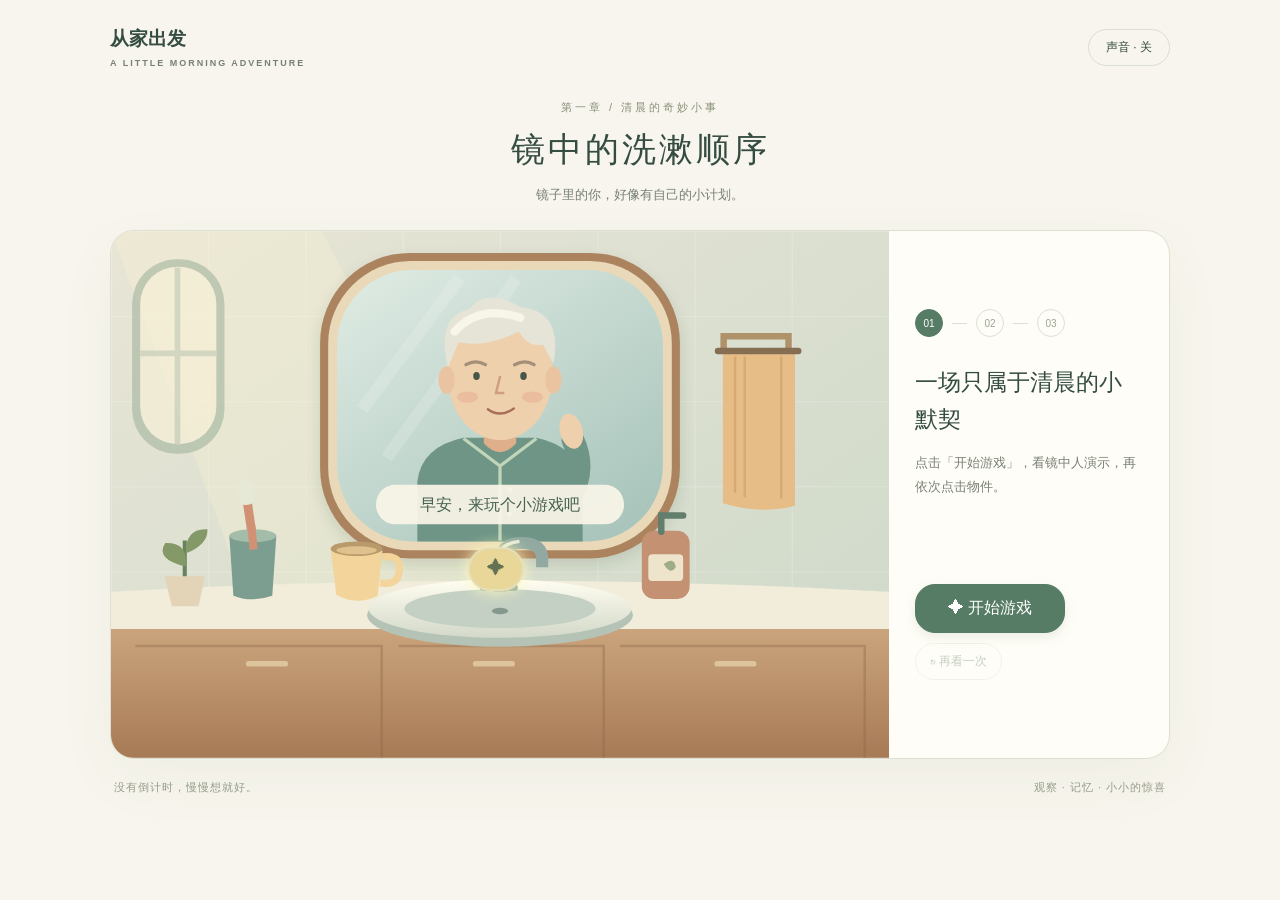
<file: index.html>
<!doctype html>
<html lang="zh-CN"><head><meta charset="utf-8"><meta name="viewport" content="width=device-width,initial-scale=1"><title>从家出发 · 镜中的洗漱顺序</title><link rel="stylesheet" href="style.css?v=2"></head>
<body><main>
<header><a href="./">从家出发<span> A LITTLE MORNING ADVENTURE</span></a><button id="sound" aria-pressed="false" aria-label="开启声音">声音 · 关</button></header>
<section class="intro"><p class="eyebrow">第一章 / 清晨的奇妙小事</p><h1>镜中的洗漱顺序</h1><p>镜子里的你，好像有自己的小计划。</p></section>
<section class="game" aria-label="盥洗台记忆游戏">
<div class="scene" id="scene">
<svg viewBox="0 0 960 650" role="img" aria-label="清晨的洗手间，镜中是一位穿着绿色睡衣的老人，台面有牙刷、水杯、洗手液，右侧挂着毛巾">
<defs><linearGradient id="wall" x2="1" y2="1"><stop stop-color="#e8e5d6"/><stop offset="1" stop-color="#cdd9c9"/></linearGradient><linearGradient id="glass" x2=".8" y2="1"><stop stop-color="#e0ece4"/><stop offset="1" stop-color="#a9c5bc"/></linearGradient><linearGradient id="wood" x2="0" y2="1"><stop stop-color="#caa47c"/><stop offset="1" stop-color="#a77a56"/></linearGradient><linearGradient id="ceramic" x2="0" y2="1"><stop stop-color="#fffdf1"/><stop offset="1" stop-color="#d3d9c9"/></linearGradient><filter id="shadow"><feDropShadow dx="0" dy="7" stdDeviation="8" flood-color="#384638" flood-opacity=".14"/></filter><pattern id="tiles" width="120" height="105" patternUnits="userSpaceOnUse"><path d="M120 0H0V105" fill="none" stroke="#fff" stroke-opacity=".26" stroke-width="2"/></pattern></defs>
<rect width="960" height="650" fill="url(#wall)"/><rect width="960" height="650" fill="url(#tiles)"/><path d="M0 0H260L600 650H240Z" fill="#fff5ce" opacity=".23"/>
<g opacity=".65"><rect x="26" y="35" width="114" height="240" rx="55" fill="#a7b8a2"/><rect x="36" y="44" width="94" height="219" rx="46" fill="#f7f0d6"/><path d="M82 45V263M36 151H130" stroke="#c7cfb9" stroke-width="7"/></g>
<g filter="url(#shadow)"><rect x="258" y="27" width="444" height="377" rx="111" fill="#ab845f"/><rect x="268" y="37" width="424" height="357" rx="102" fill="#ead9b8"/><rect x="279" y="48" width="402" height="335" rx="93" fill="url(#glass)"/></g>
<path d="M310 220L430 58M340 280L500 59" stroke="#fff" stroke-width="15" opacity=".16"/>
<g id="person"><path d="M378 383V309Q383 266 435 255H525Q576 266 582 309V383" fill="#6e9586"/><path d="M435 256L480 290L525 256M480 290V382" fill="none" stroke="#c1d5ba" stroke-width="4"/><circle cx="492" cy="319" r="3" fill="#d8ddbc"/><circle cx="492" cy="349" r="3" fill="#d8ddbc"/><path d="M460 231V262Q480 284 500 262V231" fill="#dfaf8b"/><ellipse cx="480" cy="177" rx="65" ry="81" fill="#efd0ad"/><ellipse cx="414" cy="184" rx="10" ry="17" fill="#eac3a0"/><ellipse cx="546" cy="184" rx="10" ry="17" fill="#eac3a0"/><path d="M416 168Q400 105 443 96Q461 69 506 94Q558 99 546 164L533 140Q516 145 503 124Q462 145 429 137Z" fill="#e6e4d7"/><path d="M424 124Q455 90 505 107" fill="none" stroke="#f8f5e9" stroke-width="10" stroke-linecap="round"/><path d="M438 165Q450 158 462 165M498 165Q511 158 522 165" fill="none" stroke="#a58f78" stroke-width="4" stroke-linecap="round"/><g id="eyes" fill="#48554a"><ellipse cx="451" cy="179" rx="4" ry="5"/><ellipse cx="509" cy="179" rx="4" ry="5"/></g><path d="M480 180L475 200H484" fill="none" stroke="#cf9f80" stroke-width="3" stroke-linecap="round"/><path id="smile" d="M465 220Q480 231 497 219" fill="none" stroke="#a66f59" stroke-width="3" stroke-linecap="round"/><g fill="#e7aa91" opacity=".5"><ellipse cx="440" cy="205" rx="13" ry="7"/><ellipse cx="520" cy="205" rx="13" ry="7"/></g><g id="hand"><path d="M560 339Q589 299 570 258" stroke="#6e9586" stroke-width="28" fill="none" stroke-linecap="round"/><ellipse cx="568" cy="247" rx="14" ry="22" fill="#efd0ad" transform="rotate(-15 568 247)"/></g></g>
<g id="held-items" pointer-events="none"><use class="held" id="held-brush" href="#art-brush" transform="translate(455 30) scale(.55)"/><use class="held" id="held-cup" href="#art-cup" transform="translate(400 20) scale(.55)"/><use class="held" id="held-soap" href="#art-soap" transform="translate(200 20) scale(.55)"/><use class="held" id="held-towel" href="#art-towel" transform="translate(160 120) scale(.5)"/></g><g id="mirror-cue"><rect x="327" y="313" width="306" height="49" rx="24" fill="#f9f6e9" fill-opacity=".93"/><text id="cue-text" x="480" y="344" text-anchor="middle" fill="#466251" font-size="20" font-family="sans-serif">早安，来玩个小游戏吧</text></g>
<g id="art-towel"><path d="M756 151V130H836V151" fill="none" stroke="#b0926a" stroke-width="8"/><path d="M755 146H844V339Q801 350 755 336Z" fill="#e6bd86"/><path d="M770 155V323M782 155V329M827 155V330" stroke="#d7aa72" stroke-width="3"/><path d="M749 148H848" stroke="#856e51" stroke-width="8" stroke-linecap="round"/></g>
<path d="M0 445Q480 418 960 445V491H0Z" fill="#f2ecda"/><path d="M0 491H960V650H0Z" fill="url(#wood)"/><path d="M30 512H334V650M355 512H608V650M628 512H930V650" fill="none" stroke="#8c694b" stroke-opacity=".4" stroke-width="3"/><path d="M170 534H215M450 534H495M748 534H793" stroke="#dec49c" stroke-width="7" stroke-linecap="round"/>
<ellipse cx="480" cy="474" rx="164" ry="39" fill="#b5c3b7"/><ellipse cx="480" cy="466" rx="162" ry="36" fill="url(#ceramic)"/><ellipse cx="480" cy="466" rx="118" ry="24" fill="#c4d0c4"/><ellipse cx="480" cy="469" rx="10" ry="4" fill="#85988d"/>
<path d="M480 445V410Q480 385 507 385Q532 385 532 405V415" fill="none" stroke="#91a9a0" stroke-width="15"/><path d="M477 409Q476 386 504 383" fill="none" stroke="#e4e9dc" stroke-width="4"/><path d="M459 440H498" stroke="#829e92" stroke-width="8" stroke-linecap="round"/>
<g id="art-brush"><path d="M176 388L167 326" stroke="#d19175" stroke-width="11" stroke-linecap="round"/><rect x="158" y="306" width="17" height="32" rx="6" fill="#e6e9d5" transform="rotate(-8 166 322)"/><path d="M146 376H204L199 450Q173 459 151 450Z" fill="#7b9e91"/><ellipse cx="175" cy="376" rx="29" ry="8" fill="#a4bcaa"/><path d="M176 393L173 363" stroke="#d19175" stroke-width="10"/></g>
<g id="art-cup"><path d="M271 392Q310 380 335 395L329 450Q303 463 278 449Z" fill="#f3d49a"/><ellipse cx="303" cy="392" rx="32" ry="9" fill="#b99b6b"/><ellipse cx="303" cy="394" rx="25" ry="5" fill="#dec18c"/><path d="M335 402Q363 399 354 427Q349 437 332 434" fill="none" stroke="#f3d49a" stroke-width="9"/></g>
<g id="art-soap"><rect x="655" y="370" width="59" height="84" rx="15" fill="#c49173"/><rect x="663" y="399" width="43" height="33" rx="5" fill="#eee4cb"/><path d="M679 371V351H706" fill="none" stroke="#637e6c" stroke-width="8" stroke-linecap="round"/><path d="M682 411Q695 401 697 415Q690 425 682 411" fill="#9cad88"/></g>
<g><path d="M91 430V382" stroke="#66835e" stroke-width="5"/><path d="M92 414Q54 405 67 385Q96 384 92 414M92 398Q120 387 119 368Q92 366 92 398" fill="#859968"/><path d="M66 426H116L108 463H75Z" fill="#e3d4b7"/></g>
</svg>
<button class="object brush" data-item="brush" aria-label="牙刷"><span>牙刷</span></button><button class="object cup" data-item="cup" aria-label="水杯"><span>水杯</span></button><button class="object soap" data-item="soap" aria-label="洗手液"><span>洗手液</span></button><button class="object towel" data-item="towel" aria-label="毛巾"><span>毛巾</span></button>
<button id="trigger" class="pulse" aria-label="按下镜子按钮，开始记忆挑战"><span>✦</span></button>
<div class="finish" id="finish" hidden><span class="sun">☀</span><p class="eyebrow">清晨的第一份小成就</p><h2>早安，准备出发。</h2><p>你和镜中的自己，默契又多了一点。</p><button id="again">再玩一次</button><a href="https://jeanne500.github.io/from-home-wardrobe-demo/">继续探索 · 衣柜整理 →</a></div>
</div>
<div class="panel"><div class="rounds" aria-label="关卡进度"><span class="current">01</span><i></i><span>02</span><i></i><span>03</span></div><h2 id="title">一场只属于清晨的小默契</h2><p id="message" role="status" aria-live="polite">点击「开始游戏」，看镜中人演示，再依次点击物件。</p><div id="steps" class="steps" aria-label="本轮输入进度"></div><div class="actions"><button id="start">✦ 开始游戏</button><button id="replay" disabled>↻ 再看一次</button><button id="assist" hidden>一起做</button><button id="restart" hidden>重新开始</button></div></div>
</section><footer><span>没有倒计时，慢慢想就好。</span><span>观察 · 记忆 · 小小的惊喜</span></footer>
</main><script src="logic.js?v=2"></script><script src="app.js?v=2"></script></body></html>
</file>
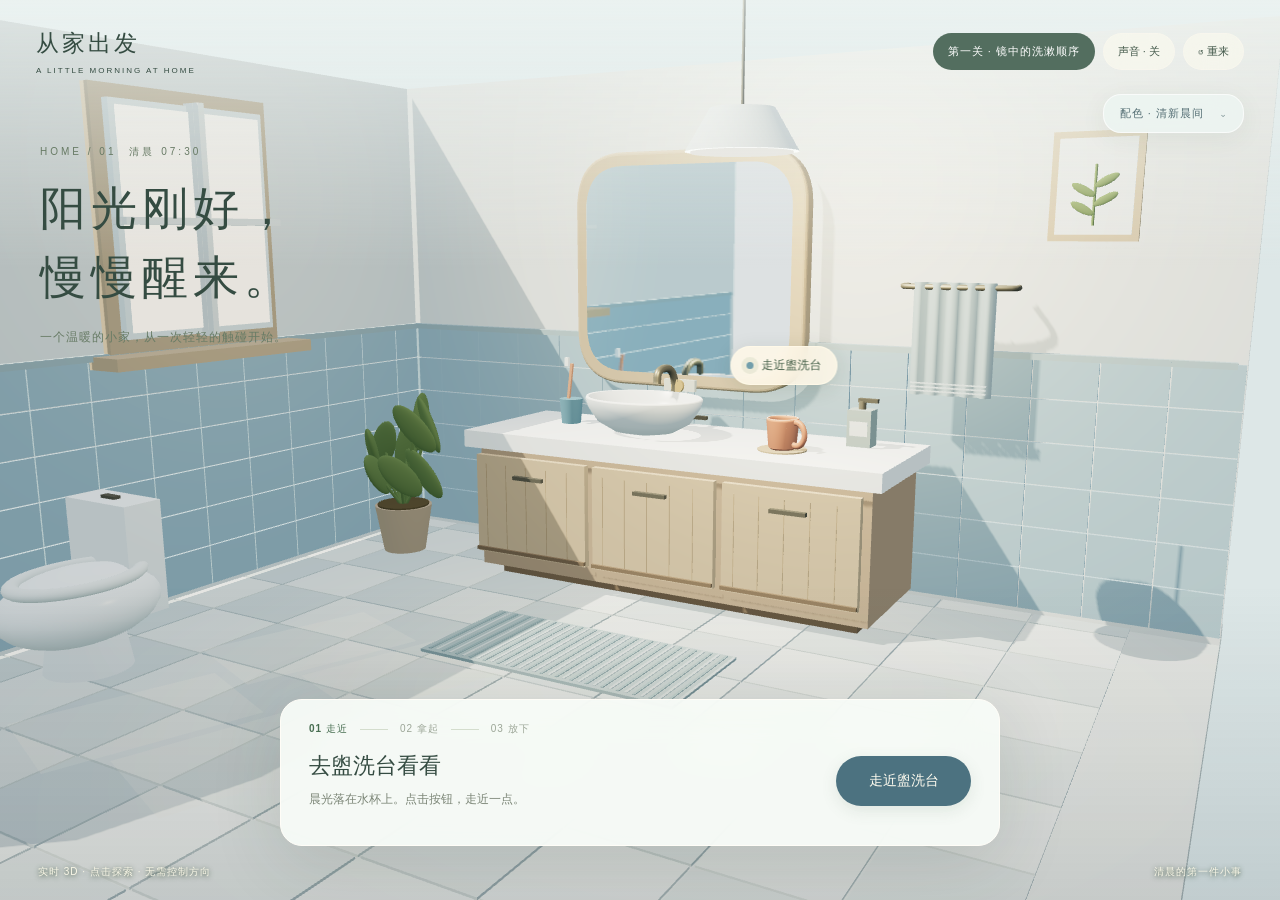
<file: 3d/index.html>
<!doctype html>
<html lang="zh-CN"><head><meta charset="utf-8"><meta name="viewport" content="width=device-width,initial-scale=1"><meta name="theme-color" content="#ece9dc"><title>从家出发 · 镜中的洗漱顺序 · 3D</title><link rel="stylesheet" href="style.css?v=memory1"><script type="importmap">{"imports":{"three":"./vendor/three.module.js"}}</script></head>
<body><div id="world" aria-label="可互动的三维洗手间"></div><div class="vignette"></div>
<header><div class="brand">从家出发<span>A LITTLE MORNING AT HOME</span></div><div class="tools"><span class="tag">第一关 · 镜中的洗漱顺序</span><button id="sound" aria-pressed="false">声音 · 关</button><button id="reset" aria-label="回到洗手间入口">↺ 重来</button></div></header>
<details class="palette-picker"><summary>配色 · 清新晨间</summary><div class="palette-buttons"><button data-palette="A" aria-pressed="true"><span class="swatches warm"><i></i><i></i><i></i></span><b>A</b> 晨光木色</button><button data-palette="B" aria-pressed="false"><span class="swatches fresh"><i></i><i></i><i></i></span><b>B</b> 清新晨间</button></div><p id="palette-note" role="status" aria-live="polite">米白 · 浅木 · 金色晨光</p><div class="cup-picker" aria-label="水杯颜色对比"><span>水杯</span><button data-cup="warm" aria-pressed="true"><i class="clay"></i>暖陶色</button><button data-cup="cool" aria-pressed="false"><i class="blue"></i>原灰蓝</button></div></details><div class="chapter"><p>HOME / 01　清晨 07:30</p><h1>阳光刚好，<br>慢慢醒来。</h1><span>一个温暖的小家，从一次轻轻的触碰开始。</span></div>
<div id="object-labels" aria-label="可点击的洗漱用品"></div>
<button id="hotspot" hidden><span class="dot"></span><span id="hotspot-label">走近盥洗台</span></button>
<section class="card" aria-label="当前互动"><div class="progress" aria-label="体验进度"><span class="active">01 走近</span><i></i><span>02 拿起</span><i></i><span>03 放下</span></div><div class="card-row"><div><h2 id="title">去盥洗台看看</h2><p id="message" role="status" aria-live="polite">晨光落在水杯上。点击按钮，走近一点。</p></div><button id="action" disabled>正在布置小家…</button></div><div id="memory-steps" aria-label="本轮记忆进度" hidden></div><div class="memory-actions"><button id="assist" hidden>一起做</button><button id="leave-memory" hidden>返回洗手间</button></div></section>
<footer><span id="footnote">实时 3D · 点击探索 · 无需控制方向</span><span>清晨的第一件小事</span></footer><div id="loading"><span class="loader"></span><p>让阳光照进来…</p></div>
<script type="module" src="app.js?v=memory1"></script></body></html>
</file>
<file: style.css>
:root{color-scheme:light;--ink:#344c41;--muted:#788074;--cream:#f7f5ed;--green:#567c65}*{box-sizing:border-box}body{margin:0;background:var(--cream);color:var(--ink);font-family:"PingFang SC","Microsoft YaHei",sans-serif}main{max-width:1140px;margin:auto;padding:26px 40px}header{display:flex;justify-content:space-between;align-items:center}header a{color:var(--ink);text-decoration:none;font-size:19px;font-weight:600}header a span{font-size:9px;letter-spacing:2px;display:block;margin-top:6px;color:var(--muted)}button{font:inherit;cursor:pointer;touch-action:manipulation}button:focus-visible,a:focus-visible{outline:3px solid #b7793f;outline-offset:5px}header button{border:1px solid #d9ded2;border-radius:30px;padding:9px 17px;background:transparent;color:var(--ink);font-size:12px}.intro{text-align:center;margin:32px 0 26px}.eyebrow{font-size:11px;letter-spacing:3px;color:#89917a}.intro h1{font-family:"Songti SC","STSong",serif;font-size:34px;font-weight:500;letter-spacing:3px;margin:12px 0}.intro>p:last-child{font-size:13px;color:var(--muted)}.game{border:1px solid #dedfd1;border-radius:24px;overflow:hidden;background:#fffdf7;box-shadow:0 20px 60px #5260440c;display:grid;grid-template-columns:minmax(0,1fr) 280px}.scene{position:relative;overflow:hidden;background:#dce1cf;align-self:stretch;display:flex;align-items:center}.scene svg{width:100%;display:block}.panel{padding:38px 26px;display:flex;flex-direction:column;justify-content:center;align-items:flex-start}.rounds{display:flex;align-items:center;gap:9px;margin-bottom:28px}.rounds span{display:grid;place-items:center;width:28px;height:28px;border:1px solid #dce0d4;border-radius:50%;font-size:10px;color:#9ba492}.rounds span.current{background:#567c65;border-color:#567c65;color:white}.rounds span.done{background:#dce8d7;color:#567c65}.rounds i{height:1px;width:15px;background:#dce0d4}.panel h2{font-family:"Songti SC","STSong",serif;font-weight:500;font-size:23px;line-height:1.6;margin:0 0 12px}.panel p{font-size:13px;line-height:1.9;color:var(--muted);min-height:74px;margin:0}.actions{display:flex;flex-wrap:wrap;gap:10px;margin-top:23px}.actions button{background:transparent;border:1px solid #d6ddcf;color:var(--green);border-radius:20px;padding:9px 14px;font-size:12px}.actions button:disabled{opacity:.35;cursor:default}.actions #restart{border:0;padding-left:0;font-size:11px;color:#8a9181}.steps{display:flex;gap:10px;min-height:16px;margin-top:20px}.steps b{width:10px;height:10px;background:#e7e8dd;border-radius:50%;transition:background .2s}.steps b.filled{background:#729678}.object{position:absolute;border:2px solid transparent;background:transparent;border-radius:16px;transition:background .2s,box-shadow .2s;min-width:44px;min-height:44px}.object span{position:absolute;top:100%;left:50%;transform:translateX(-50%);white-space:nowrap;padding:4px 10px;background:#fffbeded;border-radius:14px;color:#52694e;font-size:11px;opacity:0;transition:opacity .2s}.object:enabled:hover span,.object:focus-visible span,.object.active span{opacity:1}.object:disabled{cursor:default}.object:enabled:hover{background:#fff7d324;border-color:#fff9d578}.object.active{background:#fff2b12e;border-color:#fff6bf;box-shadow:0 0 24px #fff1a9aa}.brush{left:14.8%;top:46%;width:7.5%;height:25%}.cup{left:27.7%;top:58%;width:10%;height:14%}.soap{left:67.3%;top:52%;width:8%;height:20%}.towel{left:77.5%;top:21%;width:12%;height:33%}#trigger{position:absolute;left:46.4%;top:61.3%;width:7.2%;height:5.5%;min-height:28px;border:2px solid #e5dfbc;border-radius:22px;background:#e9d799;color:#657153;display:grid;place-items:center;box-shadow:0 0 15px #fff9b9;font-size:18px}#trigger:disabled{cursor:default;background:#cbd5bd;box-shadow:none}#trigger.pulse{animation:breathe 2.3s ease-in-out infinite}#hand{transform-origin:550px 330px;transition:transform .45s}#person{transform-origin:480px 300px;transition:transform .45s}.demonstrating #hand{transform:rotate(-22deg)}.success #person{animation:nod .6s}.mistake #person{animation:shake .55s}.celebrate #hand{transform:translate(-20px,-70px) rotate(-22deg)}#mirror-cue{pointer-events:none}footer{display:flex;justify-content:space-between;color:#959c8a;font-size:11px;padding:21px 4px;letter-spacing:1px}.finish{position:absolute;inset:0;background:#f7f5edf2;backdrop-filter:blur(6px);display:flex;align-items:center;justify-content:center;flex-direction:column;text-align:center;padding:25px}.finish[hidden],[hidden]{display:none!important}.sun{font-size:48px;color:#c39750}.finish h2{font-family:"Songti SC",serif;font-size:32px;font-weight:500}.finish p:not(.eyebrow){font-size:13px;color:var(--muted)}.finish button{background:var(--green);color:white;border:0;border-radius:30px;padding:12px 30px;margin:20px 0}.finish a{font-size:12px;color:var(--green);text-decoration:none}@keyframes breathe{50%{box-shadow:0 0 25px 8px #fff9b996;filter:brightness(1.1)}}@keyframes nod{50%{transform:translateY(7px)}}@keyframes shake{25%{transform:rotate(-2deg)}75%{transform:rotate(2deg)}}@media(max-width:800px){main{padding:20px}.game{grid-template-columns:1fr}.scene{display:block}.panel{padding:22px 26px;align-items:center;text-align:center}.rounds{margin-bottom:12px}.panel h2{font-size:21px}.panel p{min-height:48px;max-width:340px}.steps{margin-top:12px}.actions{margin-top:16px}.intro{margin:28px 0 22px}.intro h1{font-size:28px}footer span:last-child{display:none}.finish h2{font-size:27px}}@media(prefers-reduced-motion:reduce){*,*::before,*::after{animation:none!important;transition:none!important}}

.held{display:none}.held.visible{display:block;filter:drop-shadow(0 0 5px #fff4ba)}

/* Keep image and hit areas in the same coordinate system on wide layouts. */
.scene{align-self:start;aspect-ratio:960/650;display:block}.scene svg{height:100%}
.actions #start{background:#567c65;color:white;border-color:#567c65;font-size:16px;padding:13px 32px;box-shadow:0 4px 12px #567c6520}
.object{z-index:2}#trigger{z-index:3;min-width:44px;min-height:44px;transform:translate(-4px,-7px)}.finish{z-index:5}
.awaiting-input .object{border-color:#fff6cfbd;background:#fff7d31a;box-shadow:0 0 12px #fff6cf55}
.awaiting-input .object span{opacity:1}
</file>
<file: 3d/style.css>
:root{font-family:"PingFang SC","Microsoft YaHei",sans-serif;color:#354c42;font-synthesis:none}*{box-sizing:border-box}body{margin:0;background:#d9ded0;overflow:hidden}#world,.vignette{position:fixed;inset:0}canvas{width:100%;height:100%;display:block;touch-action:manipulation}.vignette{pointer-events:none;background:linear-gradient(180deg,#f8f4e6b8 0%,#f8f4e600 30%,#26352900 65%,#28382b33 100%)}header{position:fixed;top:28px;left:36px;right:36px;display:flex;align-items:center;justify-content:space-between;gap:12px}.brand{font-family:"Songti SC",serif;font-size:23px;letter-spacing:3px}.brand span{font-family:sans-serif;display:block;font-size:8px;letter-spacing:2px;margin-top:7px}.tools{display:flex;gap:8px;align-items:center}button{font:inherit;cursor:pointer;touch-action:manipulation}button:focus-visible{outline:3px solid #bb823f;outline-offset:5px}.tools button,.tag{border:1px solid #f9f8eea6;background:#fffdf080;backdrop-filter:blur(12px);padding:10px 14px;border-radius:24px;color:#43594b;font-size:11px}.tag{background:#536e5f;color:#fff;border-color:transparent;letter-spacing:1px}.chapter{position:fixed;left:40px;top:135px;pointer-events:none}.chapter>p{font-size:10px;letter-spacing:3px;color:#687b65}.chapter h1{font-family:"Songti SC","STSong",serif;font-size:46px;line-height:1.5;font-weight:400;letter-spacing:5px;margin:15px 0}.chapter>span{font-size:12px;color:#677b65;letter-spacing:1px}.card{position:fixed;bottom:54px;left:50%;transform:translateX(-50%);width:min(720px,calc(100% - 48px));padding:22px 28px;background:#fffdf3ed;border:1px solid #fffdf7;border-radius:22px;box-shadow:0 16px 70px #263e3024;backdrop-filter:blur(18px)}.progress{display:flex;align-items:center;gap:12px;font-size:10px;letter-spacing:1px;color:#9ca697;margin-bottom:15px}.progress i{height:1px;width:28px;background:#d4ddcd}.progress .active{color:#486e51;font-weight:600}.progress .done{color:#799275}.card-row{display:flex;align-items:center;justify-content:space-between;gap:24px}h2{font-family:"Songti SC",serif;font-size:22px;font-weight:500;margin:0 0 8px}.card p{font-size:12px;line-height:1.8;color:#7b8576;margin:0}.card-row>button{border:0;background:#4f735d;color:#fffcef;white-space:nowrap;border-radius:30px;padding:16px 26px;font-size:14px;min-width:135px;box-shadow:0 5px 16px #4f735d22;transition:background .2s,transform .2s}.card-row>button:hover:enabled{background:#3b604a;transform:translateY(-2px)}.card-row>button:disabled{opacity:.65;cursor:wait}footer{position:fixed;bottom:21px;left:38px;right:38px;display:flex;justify-content:space-between;color:#f9f7e7;font-size:10px;letter-spacing:1px;text-shadow:0 1px 5px #334b32}#hotspot{position:fixed;transform:translate(-50%,-100%);border:1px solid #fff9e8d9;background:#fff9e8db;color:#425d46;padding:10px 15px;border-radius:24px;font-size:12px;box-shadow:0 4px 20px #253f2220;display:flex;align-items:center;gap:8px;white-space:nowrap;backdrop-filter:blur(8px)}.dot{width:7px;height:7px;border-radius:50%;background:#6e9475;box-shadow:0 0 0 5px #7e9c6e20}#loading{position:fixed;inset:0;background:#eeecdf;display:flex;align-items:center;justify-content:center;flex-direction:column;color:#6c816b;font-size:13px;letter-spacing:2px}.loader{height:30px;width:30px;border:2px solid #cbd6c2;border-top-color:#567b60;border-radius:50%;animation:spin 1s linear infinite}[hidden]{display:none!important}@keyframes spin{to{transform:rotate(360deg)}}@media(max-width:700px){header{top:20px;left:20px;right:20px}.brand{font-size:19px}.brand span{font-size:6px;letter-spacing:1px}.tag{display:none}.tools button{padding:10px 11px}.chapter{left:24px;top:103px}.chapter h1{font-size:29px;line-height:1.4;margin:12px 0}.chapter>span{font-size:10px}.chapter>p{font-size:8px}.card{bottom:51px;width:calc(100% - 28px);padding:18px 20px}.card-row{align-items:stretch;gap:14px;flex-direction:column}.card-row>button{padding:13px}h2{font-size:20px}.progress{margin-bottom:12px}footer{left:20px;right:20px;bottom:20px;font-size:8px}footer span:last-child{display:none}}@media(prefers-reduced-motion:reduce){*{animation:none!important;transition:none!important}}

.palette-picker{position:fixed;top:94px;right:36px;padding:8px 9px 10px;background:#fffdf0e8;border:1px solid #ffffffa6;border-radius:18px;backdrop-filter:blur(16px);box-shadow:0 6px 26px #32493410;z-index:2}
.palette-buttons{display:flex;gap:5px}.palette-buttons button{display:flex;align-items:center;gap:6px;border:1px solid transparent;background:transparent;border-radius:11px;padding:10px 12px;font-size:12px;color:#60705e;min-height:46px}.palette-buttons button[aria-pressed="true"]{background:#fffdf7;border-color:#b9c6ad;color:#3d5943;box-shadow:0 2px 6px #263f2910}.palette-buttons b{font-size:11px}.palette-picker p{font-size:10px;letter-spacing:1px;text-align:center;color:#7c8977;margin:8px 0 0}.swatches{display:flex}.swatches i{width:9px;height:16px;background:#f0e9d8}.swatches i:first-child{border-radius:8px 0 0 8px}.swatches i:last-child{border-radius:0 8px 8px 0}.warm i:nth-child(2){background:#cba475}.warm i:nth-child(3){background:#dcb96d}.fresh i:first-child{background:#f1f4ef}.fresh i:nth-child(2){background:#a5c4cf}.fresh i:nth-child(3){background:#c6b297}
body[data-palette="B"] .vignette{background:linear-gradient(180deg,#f1f7f5ad 0%,#f1f7f500 30%,#253b4900 65%,#253b4926 100%)}body[data-palette="B"] .card{background:#f8fcf8ed}body[data-palette="B"] #action{background:#4c7280}body[data-palette="B"] .dot{background:#719eab}body[data-palette="B"] .palette-picker{background:#edf5f1e8}
@media(max-width:700px){.palette-picker{top:86px;left:20px;right:20px;padding:6px 8px 8px}.palette-buttons button{flex:1;justify-content:center;padding:7px;font-size:11px;min-height:39px}.palette-picker p{margin-top:5px;font-size:9px}.chapter{top:190px}.chapter h1{font-size:25px}.chapter>span{display:none}}

.cup-picker{display:flex;align-items:center;justify-content:center;gap:6px;border-top:1px solid #b9cbd04d;margin-top:10px;padding-top:9px}.cup-picker>span{font-size:10px;color:#7b8982;margin-right:4px}.cup-picker button{display:flex;align-items:center;gap:5px;background:transparent;border:1px solid transparent;border-radius:10px;padding:8px 10px;color:#657870;font-size:11px;min-height:36px}.cup-picker button[aria-pressed="true"]{background:#ffffffb8;border-color:#c2cec6;color:#354e44}.cup-picker i{width:12px;height:12px;border-radius:50%}.cup-picker .clay{background:#c98970}.cup-picker .blue{background:#83afbf}@media(max-width:700px){.chapter{top:247px}.cup-picker{margin-top:6px;padding-top:5px}.cup-picker button{padding:6px 10px;min-height:32px}}
/* The selected palette is the default; comparison controls stay optional. */
.palette-picker summary{cursor:pointer;font-size:11px;letter-spacing:1px;color:#536d73;padding:7px 9px;list-style:none}.palette-picker summary::after{content:' ⌄';margin-left:12px}.palette-picker[open] summary{margin-bottom:8px}.palette-picker:not([open]){padding:4px 7px}.memory-actions{display:flex;gap:12px;align-items:center;margin-top:12px}.memory-actions:has(button:not([hidden])){padding-top:4px}.memory-actions button{border:1px solid #c9d6d7;border-radius:20px;padding:8px 13px;background:transparent;color:#597780;font-size:11px}.memory-actions #assist{background:#e5eeea}#memory-steps{display:flex;gap:9px;margin-top:14px}#memory-steps span{width:9px;height:9px;border-radius:50%;background:#d5dfe0}#memory-steps .filled{background:#ca9476}.item-label{position:fixed;transform:translate(-50%,-100%);padding:9px 14px;min-height:40px;background:#fffaf1e8;border:1px solid #ead6ba;color:#56717a;border-radius:22px;box-shadow:0 4px 15px #213c3520;font-size:12px;z-index:1;backdrop-filter:blur(6px)}body[data-playing="true"] .card{bottom:46px}body[data-playing="true"] .palette-picker{top:85px}body[data-playing="true"] #footnote{font-size:9px}@media(max-width:700px){.chapter{top:147px}.palette-picker{left:auto;right:20px;max-width:calc(100% - 40px)}.palette-picker[open]{left:20px}.memory-actions{margin-top:8px}.item-label{font-size:11px;padding:7px 10px;min-height:36px}body[data-playing="true"] .card{padding:14px 18px}body[data-playing="true"] .card-row{gap:8px}body[data-playing="true"] .card p{font-size:11px}body[data-playing="true"] h2{font-size:19px}body[data-playing="true"] .progress{margin-bottom:8px}}
</file>
